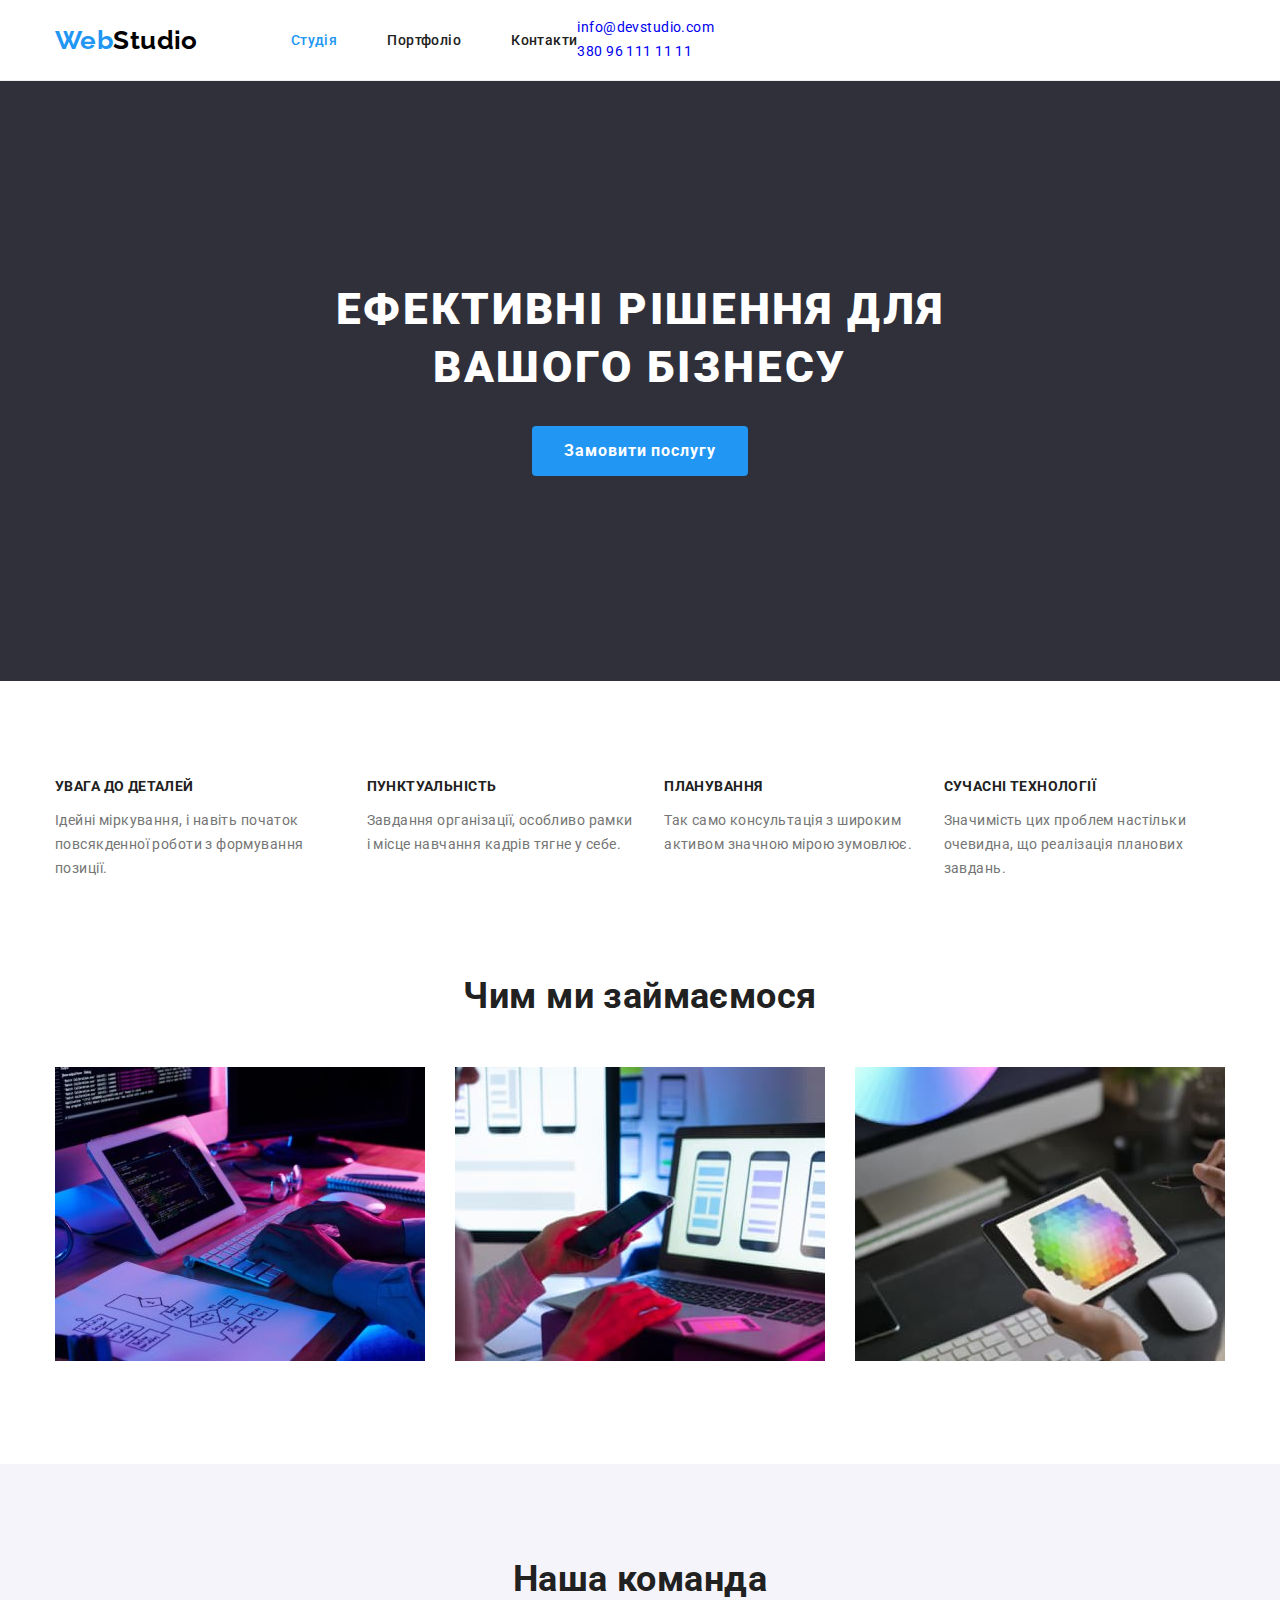
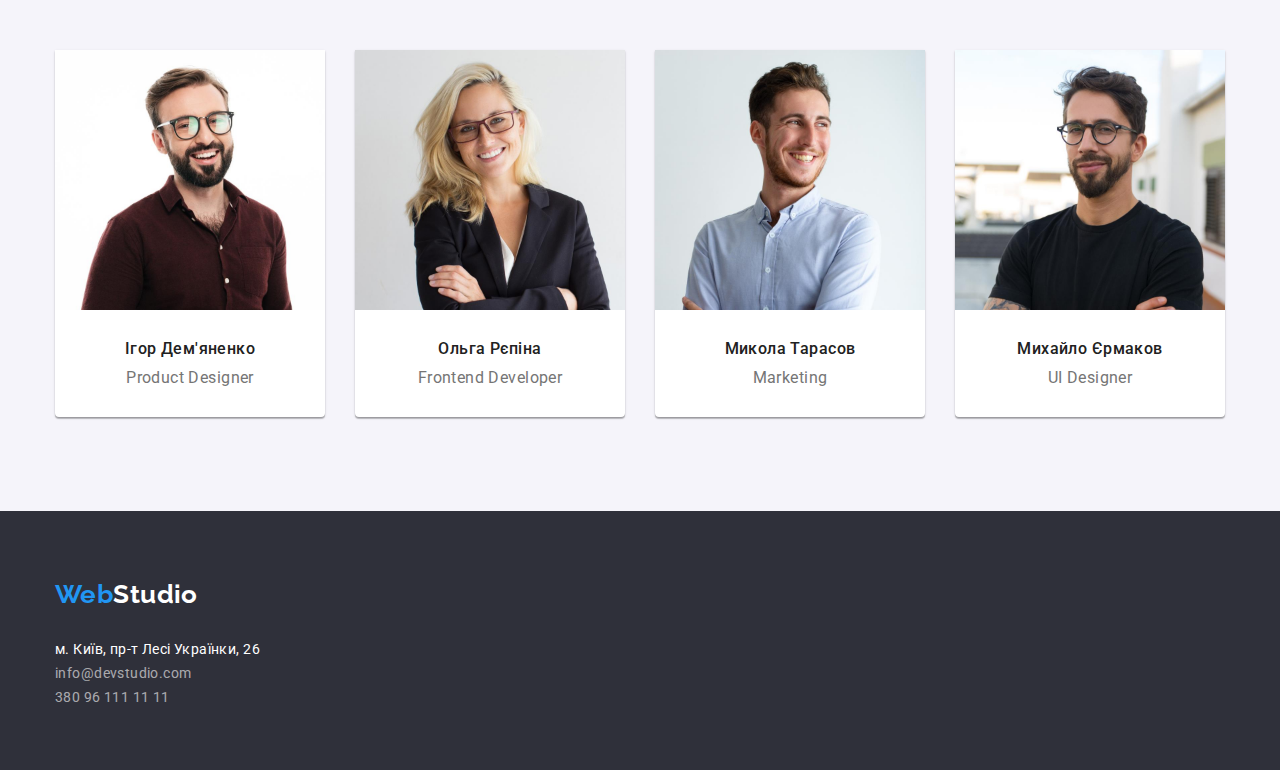
<file: index.html>
<!DOCTYPE html>
<html lang="uk">
<head>
    <meta charset="UTF-8">
    <meta http-equiv="X-UA-Compatible" content="IE=edge">
    <meta name="viewport" content="width=device-width, initial-scale=1.0">
    <link rel="preconnect" href="https://fonts.googleapis.com">
    <link rel="preconnect" href="https://fonts.gstatic.com" crossorigin>
    <link href="https://fonts.googleapis.com/css2?family=Raleway:wght@700&family=Roboto:wght@400;500;700;900&display=swap"
        rel="stylesheet">
        <link rel="stylesheet" href="https://cdnjs.cloudflare.com/ajax/libs/modern-normalize/1.1.0/modern-normalize.min.css">
        <link rel="stylesheet" href="./css/styles.css">
    <title>WebStudio</title>
</head>
<body >
    <!--Header-->
    <header class="header">
       <div class="conteiner"><div class="main-nav">
        <nav class="nav">
        <a href="index.html" class="logo-header"> <span class="logo-accent">Web</span>Studio
        </a>
        <ul class="site-nav lists">
            <li class="item"> <a href="./index.html" class="link active">Студія</a> </li>
            <li class="item"> <a href="./portfolio.html" class="link">Портфоліо</a> </li>
            <li class="item"> <a href="" class="link">Контакти</a> </li>
        </ul>
    </nav>
    <ul class="contacts lists">
        <li class="item">
            <a href="mailto:info@devstudio.com" class="link">info@devstudio.com </a>
        </li>
        <li class="item"> <a href="tell:+380961111111" class="link">380 96 111 11 11</a> </li>
    </ul>
</div>
</div>

    </header>

<!--Main-->
<main>
    <!--Hero-->
    <!--Ефективні рішення для вашого бізнесу-->
    <section class="hero">
        <div class="conteiner">
         <h1 class="hero-tittle">Ефективні рішення для вашого бізнесу</h1>
        <button type="button" class="button">Замовити послугу</button></div>
    </section>

    <!--Особливості-->
    <section class="section features">
        <div class="conteiner"><h2 class="tittle-hidden"> Особливості </h2>
        <ul class="features-list lists">
            <li class="item">
                <h3 class="tittle">УВАГА ДО ДЕТАЛЕЙ</h3>
                <p class="text">Ідейні міркування, і навіть початок повсякденної роботи з формування позиції.</p>
            </li>
            <li class="item">
                <h3 class="tittle"> ПУНКТУАЛЬНІСТЬ</h3>
                <p class="text">
                    Завдання організації, особливо рамки і місце навчання кадрів тягне у себе.</p>
            </li>
            <li class="item">
                <h3 class="tittle"> ПЛАНУВАННЯ </h3>
                <p class="text"> Так само консультація з широким активом значною мірою зумовлює.</p>
            </li>
            <li class="item">
                <h3 class="tittle"> СУЧАСНІ ТЕХНОЛОГІЇ</h3>
                <p class="text">Значимість цих проблем настільки очевидна, що реалізація планових завдань.</p>
            </li>
        </ul></div>
    </section>

    <!--Чим ми займаємося-->
 
        <section class="section task">
            <div class="conteiner">
                <h2 class="section-tittle">Чим ми займаємося </h2>
                <ul class="task-list lists">
        
                    <li class="img"><img src="images/img.jpg" alt="Написання верстки" width="370"></li>
                    <li class="img"><img src="images/img_1.jpg" alt="Налаштування інтерфейсу" width="370"></li>
                    <li class="img"><img src="images/img_2.jpg" alt="Палітра кольорів" width="370"> </li>
                </ul>
            </div>
      

       </section>
       
    <!--Наша команда-->
       <div class="team"><section class="team-section">
        <div class="conteiner">
            <h2 class="section-tittle">Наша команда</h2>
            <div class="teamcard"><ul class="team-list lists">
                <li class="team-card">
                    <img class="img" src="images/img_3.jpg" alt="Ігор Дем'яненко" width="270">
                     <div class="team-text">
                    
                <h3 class="name">Ігор Дем'яненко</h3>
                <p class="text">Product Designer</p></div>
                  
                </li>
                
                <li class="team-card">
                    <img class="img" src="images/img_4.jpg" alt="Ольга Рєпіна" width="270"> <div class="team-text">
                <h3 class="name">Ольга Рєпіна</h3>
                <p class="text">Frontend Developer</p></div>
                   
                </li>
                <li class="team-card">
                    <img class="img" src="images/img_5.jpg" alt="Микола Тарасов" width="270"> <div class="team-text">
                <h3 class="name">Микола Тарасов</h3>
                <p class="text">Marketing</p></div>
                   
                </li>
                <li class="team-card"> 
                    <img class="img" src="images/img_6.jpg" alt="Михайло Єрмаков" width="270"><div class="team-text">
                <h3 class="name">Михайло Єрмаков</h3>
                <p class="text">UI Designer</p></div>
                   
                </li>
            </ul></div>
        </div>
    </section></div>
</main>

<!--Footer-->
<footer class="footer">
<div class="conteiner"><a href="index.html" class="logo-footer"> <span class="logo-accent">Web</span>Studio</a>
<address class="contacts">
    <ul class="footer-list lists">
        <li class="footer-add"> <a href="https://goo.gl/maps/XUmZa6RESUwdyLSh6" target="_blank" rel="noopener noreferrer"
                class="link address">м. Київ, пр-т Лесі Українки, 26 </a> </li>
        <li class="footer-mail"> <a href="mailto:info@devstudio.com" class="link"> info@devstudio.com </a> </li>
        <li class="footer-tell"> <a href="tell:+380961111111" class="link">380 96 111 11 11</a>
        </li>
    </ul>

</address>
</div>

</footer>
</body>
</html>
</file>
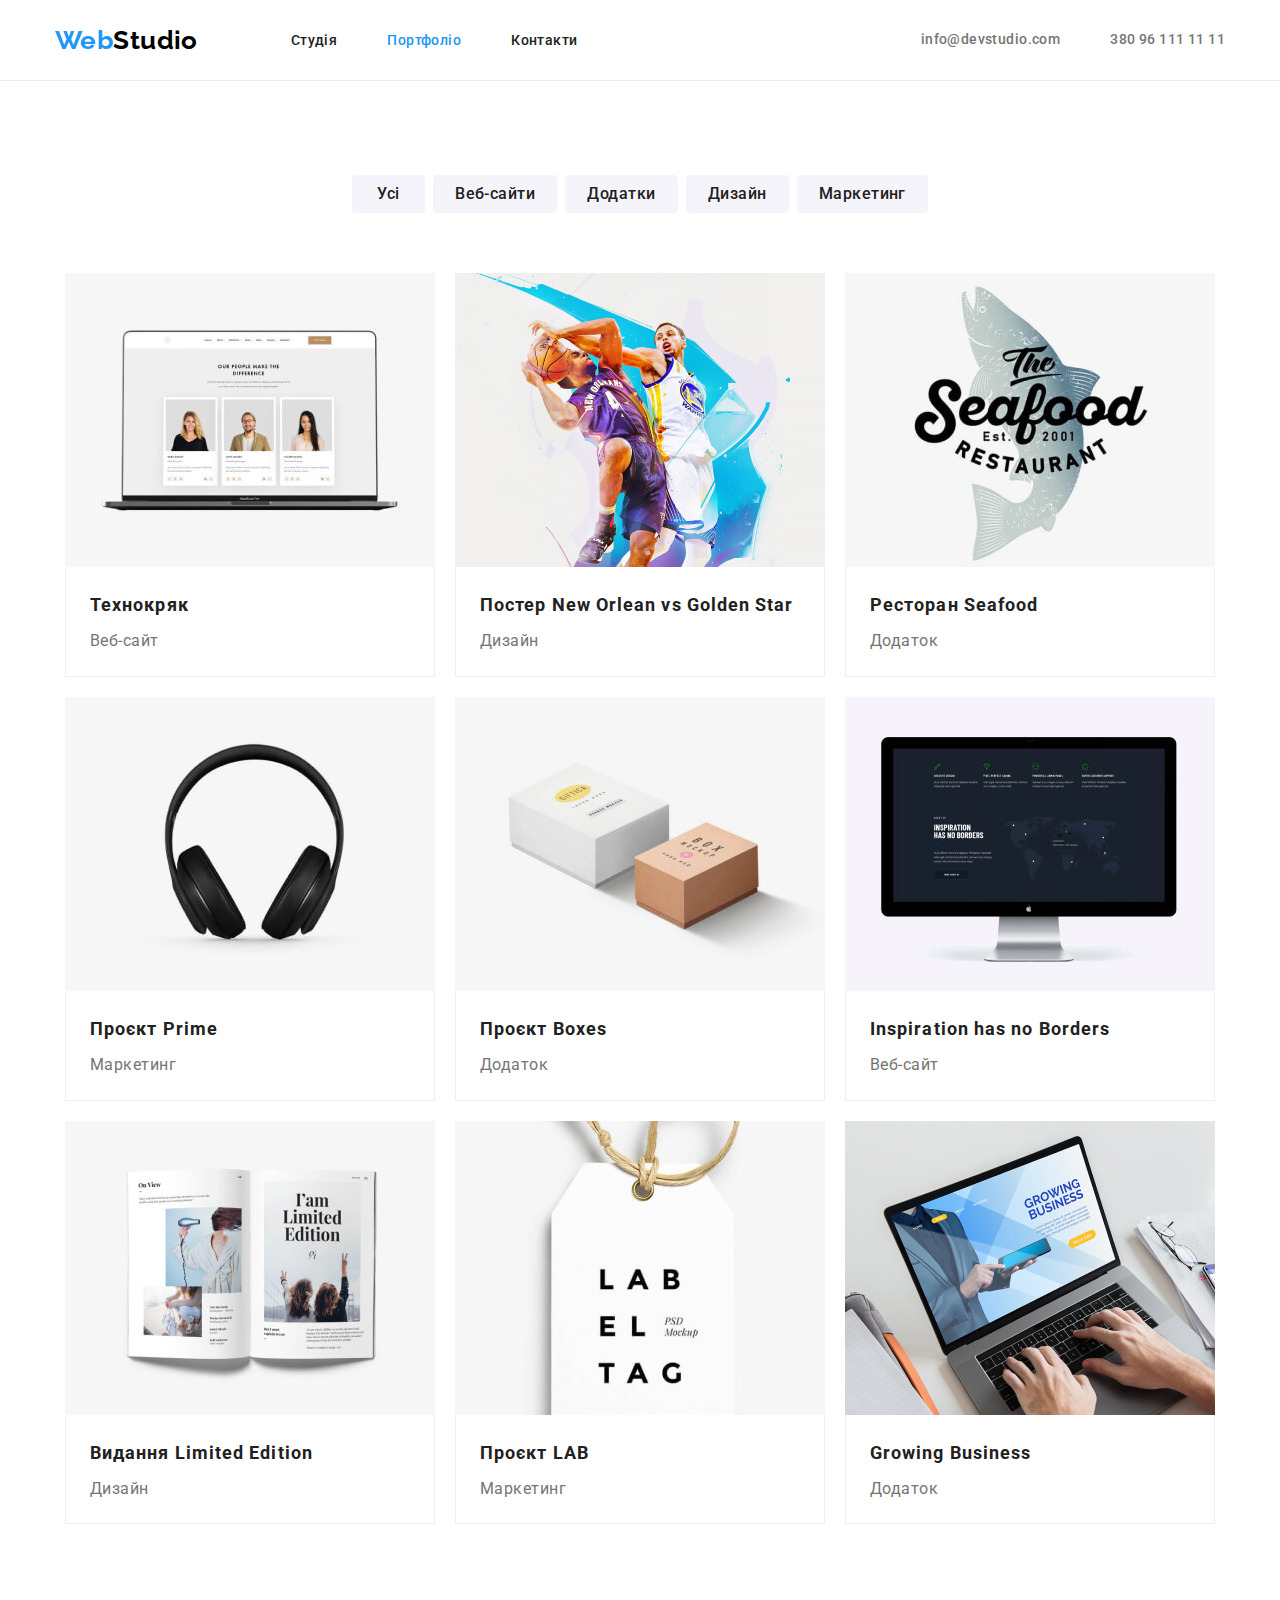
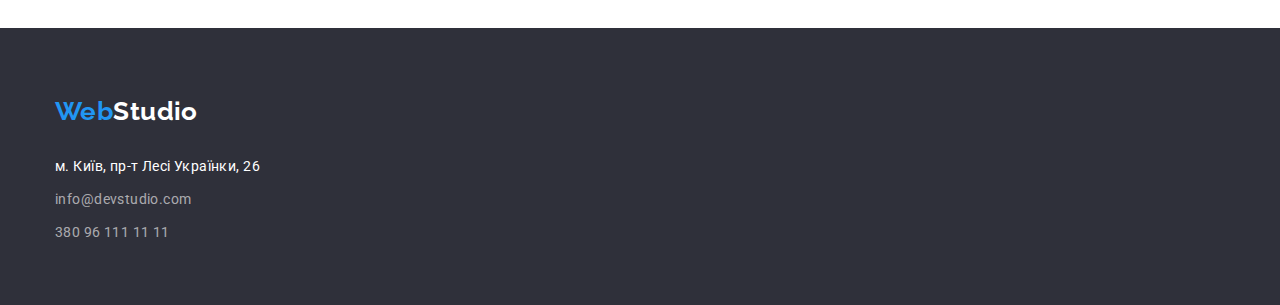
<file: portfolio.html>
<!DOCTYPE html>
<html lang="en">
<head>
    <meta charset="UTF-8">
    <meta http-equiv="X-UA-Compatible" content="IE=edge">
    <meta name="viewport" content="width=device-width, initial-scale=1.0">
    <link rel="preconnect" href="https://fonts.googleapis.com">
    <link rel="preconnect" href="https://fonts.gstatic.com" crossorigin>
    <link href="https://fonts.googleapis.com/css2?family=Raleway:wght@700&family=Roboto:wght@400;500;700;900&display=swap"
        rel="stylesheet">
        <link rel="stylesheet" href="https://cdnjs.cloudflare.com/ajax/libs/modern-normalize/1.1.0/modern-normalize.min.css">
        <link rel="stylesheet" href="./css/styles.css">
    <title>Portfolio</title>
</head>
<body >
    <!--Header-->
<header class="header">
    <div class="conteiner">
        <div class="main-nav">
            <nav class="nav">
                <a href="index.html" class="logo-header"> <span class="logo-accent">Web</span>Studio
                </a>
                <ul class="site-nav lists ">
                    <li class="item"> <a href="./index.html" class="link">Студія</a> </li>
                    <li class="item"> <a href="./portfolio.html" class="link active">Портфоліо</a> </li>
                    <li class="item"> <a href="" class="link">Контакти</a> </li>
                </ul>
            </nav>
            <ul class="contacts-lists lists">
                <li class="item">
                    <a href="mailto:info@devstudio.com" class="link">info@devstudio.com </a>
                </li>
                <li class="item"> <a href="tell:+380961111111" class="link">380 96 111 11 11</a> </li>
            </ul>
        </div>
    </div>

</header>
<!--Main-->
<main>

<section class="portfolio-section">
    <div class="conteiner">
        <h1 class="tittle-hidden">Portfolio</h1>
        <ul class="portfolio-nav lists">
            <li class="item"><button type="button" class="button">Усі</button></li>
            <li class="item"><button type="button" class="button">Веб-сайти</button></li>
            <li class="item"><button type="button" class="button">Додатки</button></li>
            <li class="item"><button type="button" class="button">Дизайн</button></li>
            <li class="item"><button type="button" class="button">Маркетинг</button></li>
        </ul>
        <ul class="portfolio-list lists">
        <li class="card">
            <a href="" class=""><img src="./img_port/img.jpg" alt="Технокряк" width="370" class="img-portfolio">
              <div class="line-portfol">
                <h2 class="tittle">Технокряк</h2>
            <p class="text">Веб-сайт</p> </div>
            </a>
        </li>
        <li class="card">
            <a href="" class=""><img src="./img_port/img_(1).jpg" alt="Постер New Orlean vs Golden Star" width="370" class="img-portfolio">
               <div class="line-portfol">
                <h2 class="tittle">Постер New Orlean vs Golden Star</h2>
            <p class="text">Дизайн</p></div>
            </a>
        </li>
        <li class="card">
            <a href="" class=""><img src="./img_port/img_(2).jpg" alt="Ресторан Seafood" width="370" class="img-portfolio">
             <div class="line-portfol">
                <h2 class="tittle">Ресторан Seafood</h2>
            <p class="text">Додаток</p></div>
            </a>
        </li>
        <li class="card">
            <a href="" class=""><img src="./img_port/img_(3).jpg" alt="Проєкт Prime" width="370" class="img-portfolio">
            <div class="line-portfol">
                <h2 class="tittle">Проєкт Prime</h2>
            <p class="text">Маркетинг</p></div>
            </a>
        </li>
        <li class="card">
            <a href="" class=""><img src="./img_port/img_(4).jpg" alt="Проєкт Boxes" width="370" class="img-portfolio">
                <div class="line-portfol">
                    <h2 class="tittle">Проєкт Boxes</h2>
                <p class="text">Додаток</p></div>
            </a>
        </li>
        <li class="card">
            <a href="" class=""><img src="./img_port/img_(5).jpg" alt="Inspiration has no Borders" width="370" class="img-portfolio">
               <div class="line-portfol">
                <h2 class="tittle">Inspiration has no Borders</h2>
            <p class="text">Веб-сайт</p></div>
            </a>
        </li>
        <li class="card">
            <a href="" class=""><img src="./img_port/img_(6).jpg" alt="Видання Limited Edition" width="370" class="img-portfolio">
               <div class="line-portfol">
                <h2 class="tittle">Видання Limited Edition</h2>
            <p class="text">Дизайн</p></div>
            </a>
        </li>
        <li class="card">
            <a href="" class=""><img src="./img_port/img_(7).jpg" alt="Проєкт LAB" width="370" class="img-portfolio">
               <div class="line-portfol">
                <h2 class="tittle">Проєкт LAB</h2>
            <p class="text">Маркетинг</p></div>
            </a>
        </li>
        <li class="card">
            <a href="" class=""><img src="./img_port/img_(8).jpg" alt="Growing Business" width="370" class="img-portfolio">
             <div class="line-portfol">
                <h2 class="tittle">Growing Business</h2>
            <p class="text">Додаток</p></div>
            </a>
        </li>
    </ul>
</div>
</section>
</main>

<!--Footer-->
<footer class="footer">
    <div class="conteiner"><a href="index.html" class="logo-footer"> <span class="logo-accent">Web</span>Studio</a>
        <address class="contacts">
            <ul class="footer-list lists">
                <li class="footer-add item"> <a href="https://goo.gl/maps/XUmZa6RESUwdyLSh6" target="_blank"
                        rel="noopener noreferrer" class="link address">м. Київ, пр-т Лесі Українки, 26 </a> </li>
                <li class="footer-mail item"> <a href="mailto:info@devstudio.com" class="link"> info@devstudio.com </a>
                </li>
                <li class="footer-tell item"> <a href="tell:+380961111111" class="link">380 96 111 11 11</a>
                </li>
            </ul>

        </address>
    </div>

</footer>

</body>
</html>
</file>
<file: css/styles.css>
/* Main color #212121 */
/* secondary color #757575 */
/* link #2196F3 */
/* white #FFFFFF */
/* button #F5F4FA */
/* button text #212121 */
/* colorbackground hero #2F303A */
/* background color  page #F5F5F5 */
/* card #EEEEE*/
/* footer link rgba(255, 255, 255, 0.6); */
/* buttone focus rgba(33, 150, 243, 1) */
/* underline border #ECECEC; */
/* Body */

:root {
    --primary-text-color:#757575;
    --tittle-text-color:#212121;
    --accent-color:#2196F3;
    --white-color: #ffffff;
    --button-backgroung:#F5F4FA;
    --button-text: #212121;
    --background-hero: #2F303A;
    --background-page:#F5F5F5;
    --portfolio-card: #EEEEEE;
    --total-black:#000000;
    --footer-link:rgba(255, 255, 255, 0.6);
    --underline-border:#ECECEC;
    --button-active: #188CE8;
}
/* ----------Body---------- */
body {
background-color:var(--white-color);
color: var(--primary-text-color);
font-family: 'Roboto', sans-serif;
letter-spacing: 0.03em;
font-size: 14px;
line-height: 1.7;
/* font-weight: 400px; */
}

.conteiner{
    /* border: 1px solid tomato; */
    width: 1200px;
    padding-left: 15px;
    padding-right: 15px;
    margin-left: auto;
    margin-right: auto;}

/* Прибрати крапки у списках */
.lists {
    list-style: none;
    padding: 0;
    margin: 0;
}
h1,
h2,
h3,
p{
margin-top: 0;
margin-bottom: 0;
}
/* Прибрати підкреслення */
a{
    text-decoration: none;
}
/* Прибати відступи для img*/
.img{
    display: block;
    width: 100%;
    height: auto;
}
.tittle-hidden{
    position: absolute;
     width: 1px;
     height: 1px;
     margin: -1px;
     border: 0;
     padding: 0;
     white-space: nowrap;
     clip-path: inset(100%);
     clip: rect(0 0 0 0);
     overflow: hidden;
     outline: 0;
     outline-offset: 0;
}
/* ----------Header---------- */
.header{
    border-bottom: 1px solid var(--underline-border);
    /* padding-left: 0 auto; */

}
/* ----------Logo----------*/
.logo-header{
  display: inline-block;
    font-family: 'Raleway', sans-serif;
    font-weight: 700;
    font-size: 26px;
     line-height:1.8;
     color: var(--total-black);

}
.logo-accent{
    color: var(--accent-color);
}
/* ----------Site nav---------- */
.nav{
 display: flex;
 align-items: center;   
}
.main-nav{
    display: flex;
    /* justify-content: space-between; */
    align-items: center;
}
.site-nav{
    display: flex;
    margin-left: 93px;
}

.site-nav .item + .item{
    margin-left: 50px;
}

.site-nav .list{
    padding: 0px;



}
.site-nav .link {
    display: block;
    padding-top: 32px;
    padding-bottom: 32px;
    color: var(--button-text);
    font-weight: 500;
    font-size: 14px;
    line-height: 1.17;
    
}
    .site-nav .link:hover,
    .site-nav .link:focus,
        .site-nav .link:active
     {
        color: var(--accent-color);
    }
      .contacts-lists{
        display: flex;
        margin-left: auto;

      }
      .contacts-lists .item + .item{
        margin-left: 50px;
      }
         .contacts-lists .link {
            /* display: flex;
             */
          color: var(--primary-text-color);
            font-weight: 500;
            font-size: 14px;
            line-height: 1.17;
            /* display: inline-block; */
    }
    .contacts-lists .link:focus,
    .contacts-lists .link:hover,
    .contacts-lists .link:active
    {
        color: var(--accent-color);
    }
   
        /* ----------Button----------*/
        .button {
            border-radius: 4px;
            border: none;
            display: inline-block;
            padding: 10px 32px;
            min-width: 216px;
            font-family: inherit;
            color: var(--white-color);
            cursor: pointer;
            background-color: var(--accent-color);
            align-items: center;
            text-align: center;
            font-weight: 700;
            font-size: 16px;
            line-height: 1.87;
            letter-spacing: 0.06em;
            

        }
            
        .button:hover,
        .button:focus{
            background-color: var(--button-active);
        }
    /* ----------Hero---------- */
    .hero {
        background-color: var(--background-hero);
        text-align: center;
        padding-top: 200px;
        padding-bottom: 200px;
        max-width: 1600px;
        height: 600px;
        margin-left: auto;
        margin-right: auto;
    }
            
    .hero-tittle {
        margin: auto;
        margin-bottom: 30px;
        color: var(--white-color);
        font-weight: 900;
        font-size: 44px;
        line-height: 1.3;
        letter-spacing: 0.06em;
        text-transform: uppercase;
        width: 696px; 

    }
/* ----------Section tittle---------- */
.section-tittle {
    color: var(--tittle-text-color);
        font-weight: 700;
        font-size: 36px;
        line-height: 1.17;
        text-align: center;
        margin-top: 0;
        margin-bottom: 0;
        margin-bottom: 50px;
           
}
/* ----------Features---------- */
.features{
    padding-top: 94px;
    padding-bottom: 94px;
}

.features-list .tittle {
    color: var(--tittle-text-color);
        font-weight: 700;
        font-size: 14px;
        line-height: 1.7;  
        margin-top: 0;

}
.features-list{
    display: flex;
}
.features-list .item:not(:last-child){
    margin-right: 30px;
}

.features-list .text {
    margin-top: 10px;
}
/* Tasks */
 .task{
    padding-top: 0;
    padding-bottom: 94px;

}
.task-list{
    display: flex;
    padding: 0;
    margin: 0;
    font-size: 36px;
    line-height: 1.17;
}

.task-list .img:not(:last-child){
    margin-right: 30px;
}
.img{
    display: block;
    width: 100%;
    height: auto;
}
/* Team */


.team-section{
    padding-top: 94px;
    padding-bottom: 94px;
    background-color: var(--button-backgroung);

}

.team-section .section-tittle{
  
}
 
.team-list .tittle {
    color: var(--tittle-text-color);
        font-weight: 500;
        font-size: 16px;
        line-height: 1.17;
    text-align: center;
}
.team-list{
display: flex;
flex-wrap: wrap;
}
.team-list .team-card:not(:last-child){
    margin-right: 30px;
}

.team-card{
width: 270px;
 box-shadow: 0px 1px 3px rgb(0 0 0 / 12%), 0px 1px 1px rgb(0 0 0 / 14%), 0px 2px 1px rgb(0 0 0 / 20%);
 border-radius: 0px 0px 4px 4px;
 background-color: var(--white-color);
 text-align: center;
 

}
.team-list .name {
    margin-bottom: 10px;
 text-align: center;
 color: var(--tittle-text-color);
 font-weight: 500;
  font-size: 16px;
 line-height:1.17 ;

}
.team-text{
 padding: 30px 32px;

}
.team-list .text{
    font-size: 16px;
    line-height: 1.17;

    
}
.team-card .img{
    display: block;
   
}
/* Footer */
.logo-footer{
    display: inline-block;
     margin-bottom: 20px;
    font-family: 'Raleway',sans-serif;
        font-weight: 700;
        font-size: 26px;
        line-height: 1.8;
        color: var(--white-color);
}
.footer {
        padding-top: 60px;
            padding-bottom: 60px;
    background-color: var(--background-hero);
}

.footer-list .link {
 
        font-size: 14px;
        line-height: 1.17;
        font-style: normal;
        color: var(--footer-link);
       
    
}
.footer-list .item:not(:last-child){
    margin-bottom: 9px;
}
.footer-list .address{
    color: var(--white-color);
    margin-bottom: 9px;
}
.footer-list .link:hover,
.footer-list .link:focus,
.footer-list .link:active {
    color: var(--white-color);
    
}

/* ----------------------Portfolio---------------------- */
.site-nav .active{
    color: var(--accent-color);
}
.portfolio-section{
    padding-top: 94px;
        padding-bottom: 94px;
}


.portfolio-nav{
    display: flex;
        justify-content: center;
        margin-bottom: 50px;
}
.portfolio-nav .item:not(:last-child){
    margin-right: 8px;
}
.portfolio-list{
    display: flex;
    flex-wrap: wrap;
    list-style: none;
    padding: 0;

}
.portfolio-list .link:hover,
.portfolio-list .link:focus,
.portfolio-list .link:active {
    color:var(--button-text);
    background-color: var(--accent-col);

}
.portfolio-nav .button{
 padding: 6px 22px;
 min-width: 73px;
    background-color: var(--button-backgroung);
    color: var(--button-text);
    font-weight: 500;
    font-size: 16px;
    line-height: 1.6;
    text-align: center;
    letter-spacing: 0.03em;
    border-radius: 4px;
    
}
.portfolio-nav .button:focus,
.portfolio-nav .button:hover{
background-color: var(--accent-color);
color: var(--white-color);
box-shadow: 0px 3px 1px rgba(0, 0, 0, 0.1), 0px 1px 2px rgba(0, 0, 0, 0.08), 0px 2px 2px rgba(0, 0, 0, 0.12);
}


.portfolio-list .card {
flex-basis: calc((100% - 3 * 30px) / 3);
margin: 10px;
background: var(--white-color);
}
.portfolio-list .card:hover,
.portfolio-list .card:focus{
    box-shadow: 0px 1px 1px rgba(0, 0, 0, 0.12), 0px 4px 4px rgba(0, 0, 0, 0.06), 1px 4px 6px rgba(0, 0, 0, 0.16);
}

.portfolio-list .tittle{
margin-bottom: 4px;
font-weight: 700;
font-size: 18px;
line-height: 2;
letter-spacing: 0.06em;
color: var(--button-text);
}
.portfolio-list .text{
font-size: 16px;
line-height: 1.8;
letter-spacing: 0.03em;
color: var(--primary-text-color);

}
.line-portfol{
padding: 20px 24px;
border-left: 1px solid var(--portfolio-card);
border-bottom: 1px solid var(--portfolio-card);
border-right: 1px solid var(--portfolio-card);
}
.img-portfolio{
    display: block;
}
</file>
